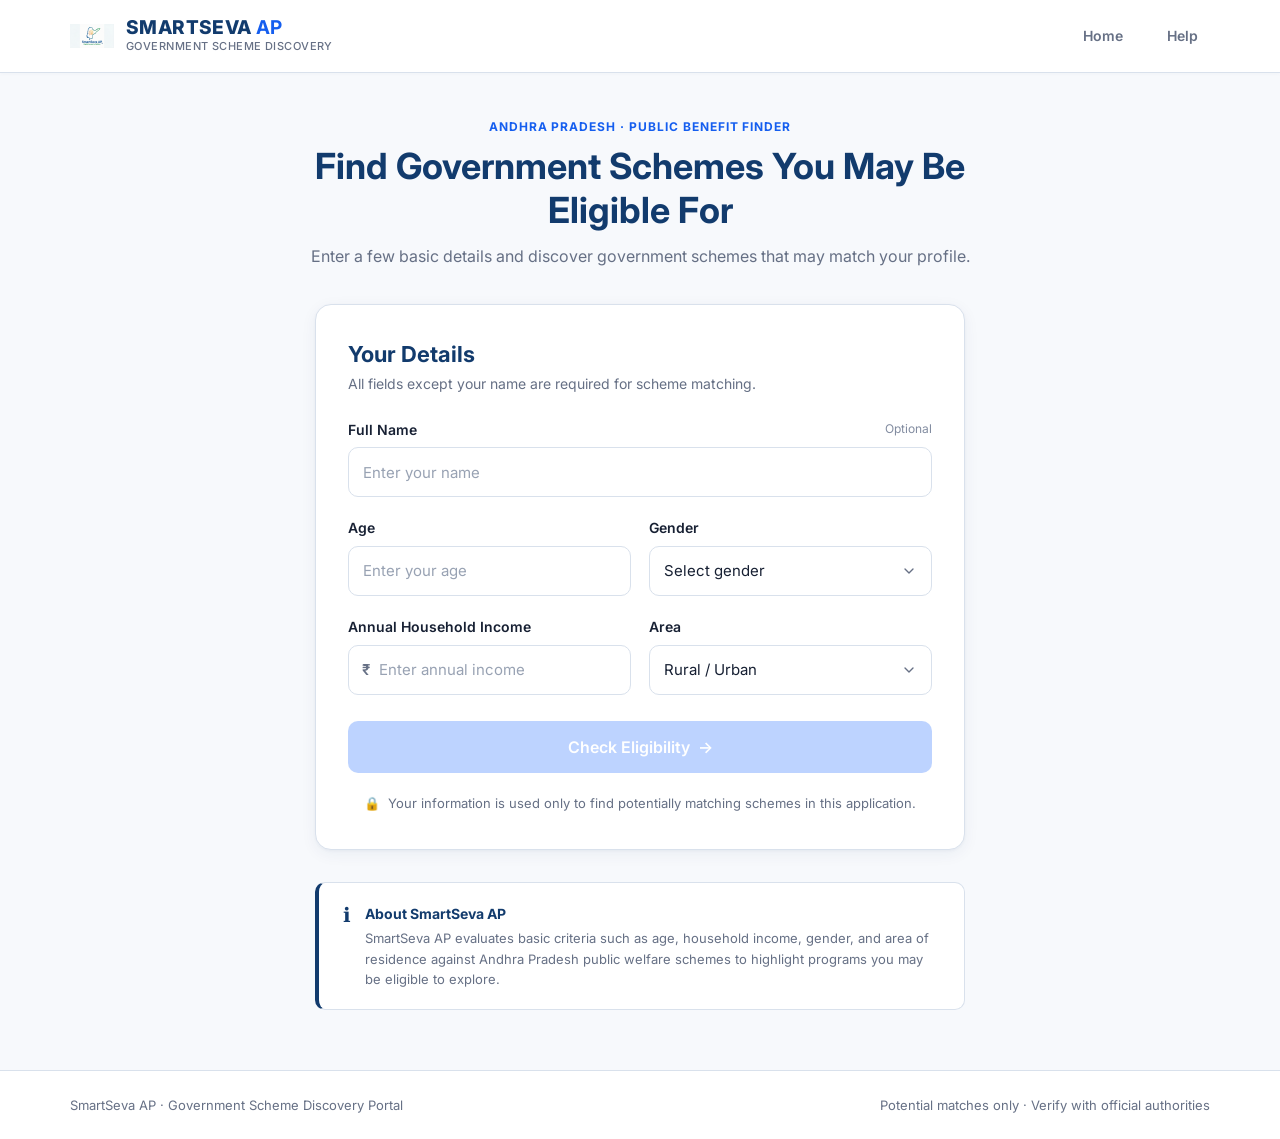
<file: index.html>
<!DOCTYPE html>
<html lang="en">
<head>
  <meta charset="UTF-8" />
  <meta name="viewport" content="width=device-width, initial-scale=1" />
  <meta name="theme-color" content="#123B6D" />
  <meta name="description" content="Find Andhra Pradesh government welfare and empowerment schemes you may be eligible for using SmartSeva AP." />
  <title>SmartSeva AP - Government Scheme Eligibility Checker</title>
  
  <!-- Typography -->
  <link rel="preconnect" href="https://fonts.googleapis.com">
  <link rel="preconnect" href="https://fonts.gstatic.com" crossorigin>
  <link href="https://fonts.googleapis.com/css2?family=Inter:wght@400;500;600;700;800&display=swap" rel="stylesheet">
  
  <link rel="stylesheet" href="css/styles.css" />
</head>
<body>
  <!-- Global Header -->
  <header class="site-header">
    <div class="header-inner">
      <a class="brand" href="index.html" aria-label="SmartSeva AP home">
        <img src="logo.png" alt="SmartSeva AP Logo" class="site-logo" />
        <span class="site-title">
          <strong>SMARTSEVA <b>AP</b></strong>
          <span>Government scheme discovery</span>
        </span>
      </a>
      <nav class="header-nav" aria-label="Main Navigation">
        <a href="index.html" aria-current="page">Home</a>
        <a href="#about-service">Help</a>
      </nav>
    </div>
  </header>

  <!-- Page 1: Eligibility Form Stage -->
  <main class="page-container">
    <section class="eligibility-stage">
      <div class="hero-header">
        <span class="page-kicker">ANDHRA PRADESH · PUBLIC BENEFIT FINDER</span>
        <h1>Find Government Schemes You May Be Eligible For</h1>
        <p>Enter a few basic details and discover government schemes that may match your profile.</p>
      </div>

      <div class="form-card">
        <h2 class="form-card-title">Your Details</h2>
        <p class="form-card-subtitle">All fields except your name are required for scheme matching.</p>
        
        <form id="eligibilityForm" novalidate>
          <div class="form-grid">
            <!-- Full Name (Optional) -->
            <div class="form-group form-group-full">
              <label class="form-label" for="name">
                Full Name
                <span class="optional-tag">Optional</span>
              </label>
              <input 
                class="form-input" 
                id="name" 
                name="name" 
                type="text" 
                autocomplete="name" 
                placeholder="Enter your name" 
              />
            </div>

            <!-- Age (Required) -->
            <div class="form-group">
              <label class="form-label" for="age">Age</label>
              <input 
                class="form-input" 
                id="age" 
                name="age" 
                type="number" 
                min="0" 
                max="120" 
                step="1" 
                placeholder="Enter your age" 
                required 
              />
            </div>

            <!-- Gender (Required) -->
            <div class="form-group">
              <label class="form-label" for="gender">Gender</label>
              <select class="form-select" id="gender" name="gender" required>
                <option value="" disabled selected>Select gender</option>
                <option value="female">Female</option>
                <option value="male">Male</option>
                <option value="other">Other</option>
              </select>
            </div>

            <!-- Annual Income (Required) -->
            <div class="form-group">
              <label class="form-label" for="annualIncome">Annual Household Income</label>
              <div class="input-container has-prefix">
                <span class="input-prefix" aria-hidden="true">₹</span>
                <input 
                  class="form-input" 
                  id="annualIncome" 
                  name="annualIncome" 
                  type="number" 
                  min="0" 
                  step="1" 
                  placeholder="Enter annual income" 
                  required 
                />
              </div>
            </div>

            <!-- Area (Required) -->
            <div class="form-group">
              <label class="form-label" for="ruralUrban">Area</label>
              <select class="form-select" id="ruralUrban" name="ruralUrban" required>
                <option value="" disabled selected>Rural / Urban</option>
                <option value="rural">Rural</option>
                <option value="urban">Urban</option>
              </select>
            </div>
          </div>

          <p class="form-status-message" id="formStatus" role="status" aria-live="polite" hidden></p>
          
          <button class="button button-primary form-submit-btn" id="checkEligibility" type="submit" disabled>
            Check Eligibility <span aria-hidden="true">→</span>
          </button>
        </form>

        <div class="trust-badge">
          <span aria-hidden="true">🔒</span>
          <span>Your information is used only to find potentially matching schemes in this application.</span>
        </div>
      </div>
    </section>

    <!-- Help / About Service note -->
    <aside class="notice-box" id="about-service" style="max-width: 650px; margin: 32px auto 0;">
      <span class="notice-icon" aria-hidden="true">ℹ</span>
      <div class="notice-content">
        <strong>About SmartSeva AP</strong>
        <p>SmartSeva AP evaluates basic criteria such as age, household income, gender, and area of residence against Andhra Pradesh public welfare schemes to highlight programs you may be eligible to explore.</p>
      </div>
    </aside>
  </main>

  <footer class="site-footer">
    <div class="footer-inner">
      <span>SmartSeva AP · Government Scheme Discovery Portal</span>
      <span>Potential matches only · Verify with official authorities</span>
    </div>
  </footer>

  <script src="js/data.js"></script>
  <script src="js/logic.js"></script>
  <script src="js/app.js"></script>
</body>
</html>
</file>
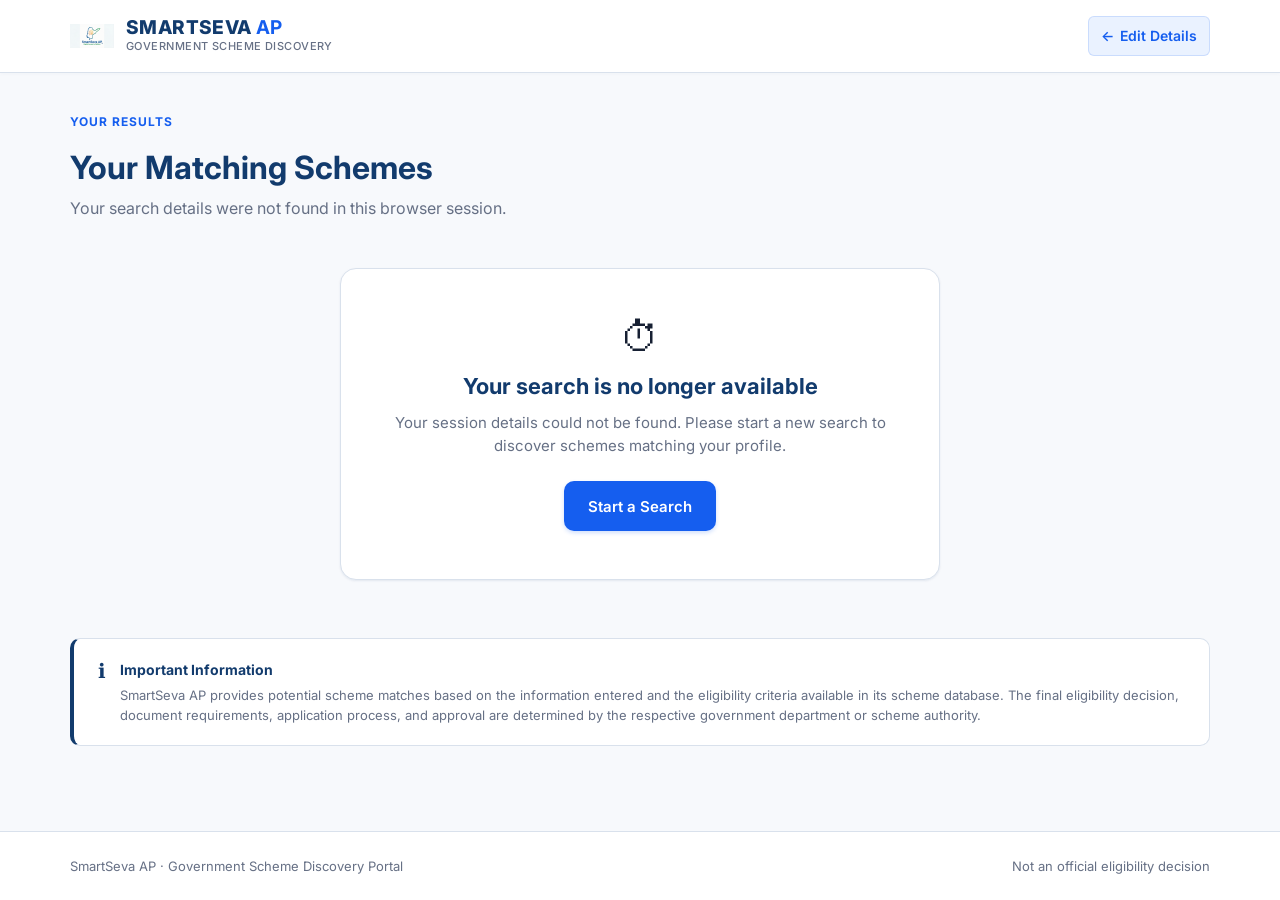
<file: results.html>
<!DOCTYPE html>
<html lang="en">
<head>
  <meta charset="UTF-8" />
  <meta name="viewport" content="width=device-width, initial-scale=1" />
  <meta name="theme-color" content="#123B6D" />
  <meta name="description" content="View schemes you may be eligible for under the Andhra Pradesh government." />
  <title>Your Matching Schemes | SmartSeva AP</title>
  
  <!-- Typography -->
  <link rel="preconnect" href="https://fonts.googleapis.com">
  <link rel="preconnect" href="https://fonts.gstatic.com" crossorigin>
  <link href="https://fonts.googleapis.com/css2?family=Inter:wght@400;500;600;700;800&display=swap" rel="stylesheet">
  
  <link rel="stylesheet" href="css/styles.css" />
</head>
<body>
  <!-- Header with Edit Details navigation -->
  <header class="site-header">
    <div class="header-inner">
      <a class="brand" href="index.html" aria-label="SmartSeva AP home">
        <img src="logo.png" alt="SmartSeva AP Logo" class="site-logo" />
        <span class="site-title">
          <strong>SMARTSEVA <b>AP</b></strong>
          <span>Government scheme discovery</span>
        </span>
      </a>
      <a class="header-link action-back" href="index.html">
        <span aria-hidden="true">←</span> Edit Details
      </a>
    </div>
  </header>

  <!-- Page 2: Matching Schemes Stage -->
  <main class="page-container">
    <div class="results-stage">
      
      <!-- Stage Heading Area -->
      <div class="results-heading-area">
        <span class="page-kicker">YOUR RESULTS</span>
        <h1>Your Matching Schemes</h1>
        <p class="results-lead" id="resultsCount" role="status" aria-live="polite">
          Evaluating scheme criteria against your profile...
        </p>
      </div>

      <!-- User Profile Summary Card -->
      <section class="profile-summary-card" id="profileSummary" aria-labelledby="summaryCardTitle" hidden>
        <div class="summary-header">
          <h2 class="summary-title" id="summaryCardTitle">Your Search</h2>
          <a class="edit-link-btn" href="index.html">
            Edit Details <span aria-hidden="true">→</span>
          </a>
        </div>
        <dl class="profile-meta-grid">
          <div class="profile-meta-item">
            <dt>Age</dt>
            <dd id="summaryAge">—</dd>
          </div>
          <div class="profile-meta-item">
            <dt>Gender</dt>
            <dd id="summaryGender">—</dd>
          </div>
          <div class="profile-meta-item">
            <dt>Income</dt>
            <dd id="summaryIncome">—</dd>
          </div>
          <div class="profile-meta-item">
            <dt>Area</dt>
            <dd id="summaryArea">—</dd>
          </div>
        </dl>
      </section>

      <!-- Results Grid & Filter Controls -->
      <section id="matchedResults" hidden aria-label="Matching Schemes Results">
        <div class="filter-bar-container" id="filterBar">
          <div class="filter-left-controls">
            <div class="search-input-wrapper">
              <span class="search-icon" aria-hidden="true">🔍</span>
              <input 
                class="search-input" 
                id="schemeSearch" 
                type="search" 
                placeholder="Search matching schemes..." 
                aria-label="Search matching schemes" 
              />
            </div>
            
            <div class="category-dropdown-wrapper">
              <label for="categoryFilter">Category:</label>
              <select class="category-select" id="categoryFilter">
                <option value="">All categories</option>
              </select>
            </div>
          </div>

          <span class="filter-count-badge" id="filterCount"></span>
        </div>

        <!-- Scheme Cards Grid -->
        <div class="schemes-grid" id="schemeGrid"></div>

        <!-- Empty Filter State -->
        <div class="empty-state-box" id="filterEmpty" hidden>
          <span class="empty-state-icon" aria-hidden="true">🔍</span>
          <h2>No schemes found</h2>
          <p>No schemes matched your search or category filter. Try clearing your filters.</p>
          <button class="text-button" id="clearFilters" type="button">Clear filters</button>
        </div>
      </section>

      <!-- Empty State: No Matches Found -->
      <section class="empty-state-box" id="noMatches" hidden>
        <span class="empty-state-icon" aria-hidden="true">🔎</span>
        <h2>No Matching Schemes</h2>
        <p>
          We couldn't find any potentially matching schemes based on the information provided.
          This does not necessarily mean you are not eligible for any government scheme. Our current catalog may not contain every available scheme.
        </p>
        <a class="button button-primary" href="index.html">Edit Details</a>
      </section>

      <!-- Empty State: Session Expired -->
      <section class="empty-state-box" id="sessionExpired" hidden>
        <span class="empty-state-icon" aria-hidden="true">⏱</span>
        <h2>Your search is no longer available</h2>
        <p>Your session details could not be found. Please start a new search to discover schemes matching your profile.</p>
        <a class="button button-primary" href="index.html">Start a Search</a>
      </section>

      <!-- Important Notice -->
      <aside class="notice-box">
        <span class="notice-icon" aria-hidden="true">ℹ</span>
        <div class="notice-content">
          <strong>Important Information</strong>
          <p>
            SmartSeva AP provides potential scheme matches based on the information entered and the eligibility criteria available in its scheme database. The final eligibility decision, document requirements, application process, and approval are determined by the respective government department or scheme authority.
          </p>
        </div>
      </aside>

    </div>
  </main>

  <footer class="site-footer">
    <div class="footer-inner">
      <span>SmartSeva AP · Government Scheme Discovery Portal</span>
      <span>Not an official eligibility decision</span>
    </div>
  </footer>

  <script src="js/data.js"></script>
  <script src="js/results.js"></script>
</body>
</html>
</file>
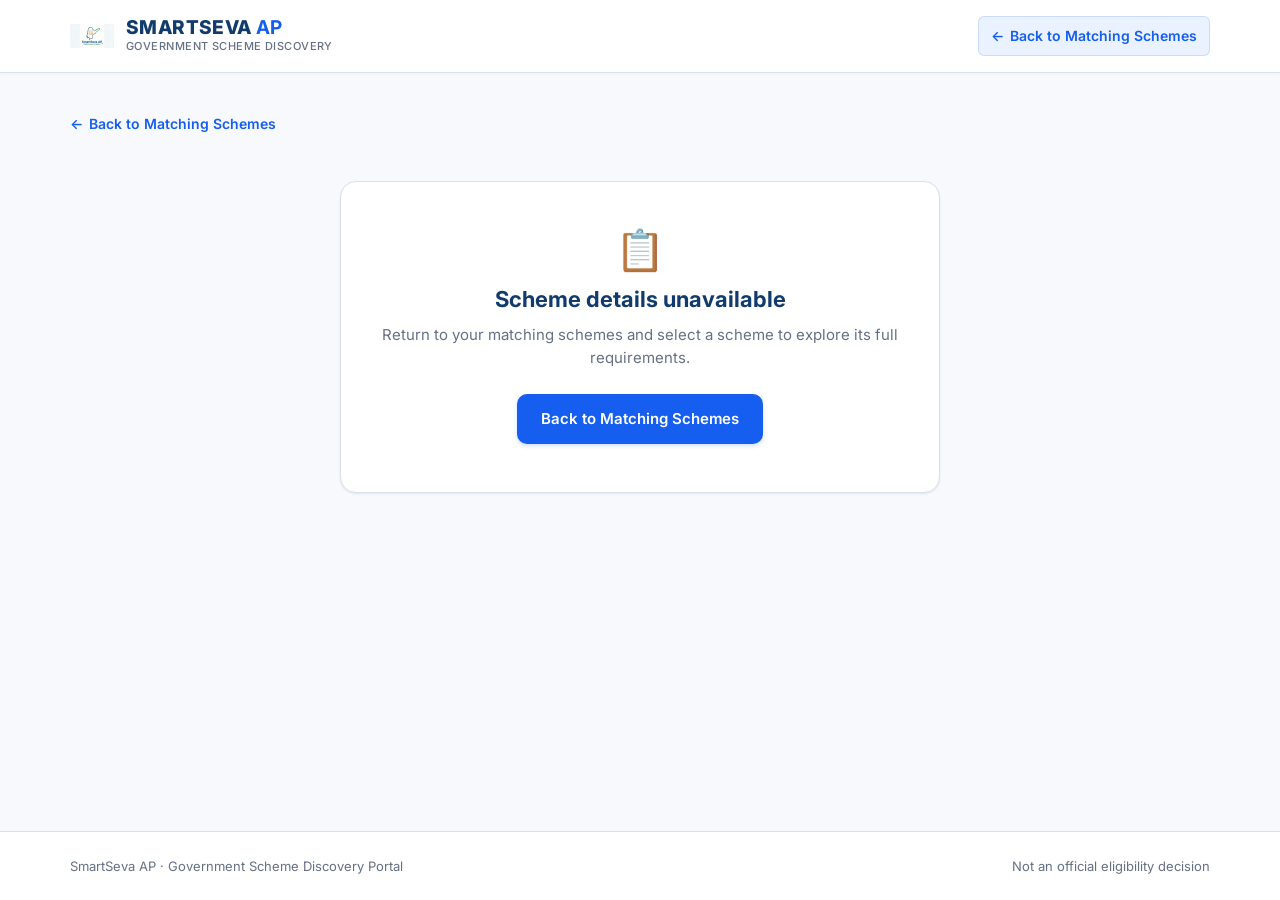
<file: scheme-details.html>
<!DOCTYPE html>
<html lang="en">
<head>
  <meta charset="UTF-8" />
  <meta name="viewport" content="width=device-width, initial-scale=1" />
  <meta name="theme-color" content="#123B6D" />
  <meta name="description" content="Detailed scheme information, eligibility criteria, required documents, and application steps." />
  <title>Scheme Details | SmartSeva AP</title>
  
  <!-- Typography -->
  <link rel="preconnect" href="https://fonts.googleapis.com">
  <link rel="preconnect" href="https://fonts.gstatic.com" crossorigin>
  <link href="https://fonts.googleapis.com/css2?family=Inter:wght@400;500;600;700;800&display=swap" rel="stylesheet">
  
  <link rel="stylesheet" href="css/styles.css" />
</head>
<body>
  <!-- Header with Back to Matching Schemes navigation -->
  <header class="site-header">
    <div class="header-inner">
      <a class="brand" href="index.html" aria-label="SmartSeva AP home">
        <img src="logo.png" alt="SmartSeva AP Logo" class="site-logo" />
        <span class="site-title">
          <strong>SMARTSEVA <b>AP</b></strong>
          <span>Government scheme discovery</span>
        </span>
      </a>
      <a class="header-link action-back" href="results.html">
        <span aria-hidden="true">←</span> Back to Matching Schemes
      </a>
    </div>
  </header>

  <!-- Page 3: Scheme Details Stage -->
  <main class="page-container">
    <div class="details-stage">
      
      <!-- Top Action Navigation -->
      <div class="stage-top-nav">
        <a class="back-link" href="results.html">
          <span aria-hidden="true">←</span> Back to Matching Schemes
        </a>
      </div>

      <!-- Empty State: Scheme Not Found / Invalid Session -->
      <section class="empty-state-box" id="detailsNotFound" hidden>
        <span class="empty-state-icon" aria-hidden="true">📋</span>
        <h2>Scheme details unavailable</h2>
        <p>Return to your matching schemes and select a scheme to explore its full requirements.</p>
        <a class="button button-primary" href="results.html">Back to Matching Schemes</a>
      </section>

      <!-- Scheme Details Container -->
      <div id="schemeDetails" hidden>
        
        <!-- Scheme Details Hero -->
        <section class="details-hero-banner" aria-labelledby="detailName">
          <span class="page-kicker" id="detailCategory">CATEGORY</span>
          <h1 id="detailName">Scheme Name</h1>
          <p class="details-hero-summary" id="detailShortDescription">Short overview of the scheme and its primary objectives.</p>
          <span class="match-badge">
            <span aria-hidden="true">✓</span> Potential Match
          </span>
        </section>

        <!-- Two-Column Layout -->
        <div class="details-content-grid" style="margin-top: 26px;">
          
          <!-- Left Column: Main Information -->
          <div class="details-main-column">
            
            <!-- About This Scheme & Benefits -->
            <section class="info-card" aria-labelledby="aboutSchemeTitle">
              <h2 class="info-card-title" id="aboutSchemeTitle">About This Scheme</h2>
              <p class="info-card-text" id="detailDescription"></p>

              <h3 class="sub-section-title">Key Benefits</h3>
              <ul class="icon-check-list" id="benefitsList"></ul>
            </section>

            <!-- Eligibility Criteria -->
            <section class="info-card" aria-labelledby="eligibilityCriteriaTitle">
              <h2 class="info-card-title" id="eligibilityCriteriaTitle">Eligibility Criteria</h2>
              <dl class="criteria-grid" id="eligibilityList"></dl>
              <p class="criteria-disclaimer">
                These criteria reflect the conditions defined in our catalog. Official guidelines may contain additional verification parameters.
              </p>
            </section>

            <!-- Documents Required (HIGH PRIORITY) -->
            <section class="documents-card" aria-labelledby="documentsTitle">
              <p class="panel-tag">BEFORE YOU APPLY</p>
              <h2 class="info-card-title" id="documentsTitle">📄 Documents Required</h2>
              <p class="documents-lead">Keep these documents ready and verify them before submitting your application.</p>
              
              <!-- Document Progress Indicator -->
              <div class="doc-progress-container" id="docProgressContainer" hidden>
                <div class="doc-progress-header">
                  <span class="doc-progress-label" id="docProgressText">0 of 0 documents checked</span>
                  <span class="doc-progress-percentage" id="docProgressPercent">0%</span>
                </div>
                <div class="doc-progress-track">
                  <div class="doc-progress-fill" id="docProgressFill" style="width: 0%;"></div>
                </div>
                <span class="doc-progress-note">Preliminary check progress. Not an official government verification.</span>
              </div>

              <!-- Document Cards List -->
              <div class="doc-cards-list" id="documentsList" hidden></div>
              <p class="info-card-text" id="documentsMessage" style="color: var(--text-secondary); font-style: italic;"></p>
            </section>

            <!-- How to Apply -->
            <section class="info-card" aria-labelledby="howToApplyTitle">
              <h2 class="info-card-title" id="howToApplyTitle">How to Apply</h2>
              <ol class="numbered-steps-list" id="applicationSteps" hidden></ol>
              <p class="info-card-text" id="applicationMessage" style="color: var(--text-secondary);"></p>
            </section>

          </div>

          <!-- Right Column: Sidebar Quick Information & Actions -->
          <aside class="details-sidebar-column">
            
            <!-- Quick Information Card -->
            <section class="quick-info-card" aria-labelledby="quickInfoTitle">
              <h2 class="info-card-title" id="quickInfoTitle">Quick Information</h2>
              <dl class="quick-info-list">
                <div class="quick-info-row">
                  <dt>Category</dt>
                  <dd id="quickCategory">—</dd>
                </div>
                <div class="quick-info-row">
                  <dt>Listed Benefit</dt>
                  <dd id="quickBenefit">—</dd>
                </div>
                <div class="quick-info-row">
                  <dt>State</dt>
                  <dd id="quickState">Andhra Pradesh</dd>
                </div>
                <div class="quick-info-row">
                  <dt>Application Mode</dt>
                  <dd id="quickMode">Online / Sachivalayam</dd>
                </div>
              </dl>
            </section>

            <!-- Ready to Apply CTA Card -->
            <section class="apply-action-card" aria-labelledby="readyToApplyTitle">
              <span class="page-kicker" style="font-size: 11px;">NEXT STEP</span>
              <h3 id="readyToApplyTitle">Ready to Apply?</h3>
              <p>Continue through the official government portal to initiate or verify your application.</p>
              <a 
                class="button button-primary" 
                id="officialLink" 
                href="#" 
                target="_blank" 
                rel="noopener noreferrer"
              >
                Visit Official Website <span aria-hidden="true">↗</span>
              </a>
            </section>

          </aside>

        </div>

        <!-- Important Information Notice -->
        <aside class="notice-box" style="margin-top: 28px;">
          <span class="notice-icon" aria-hidden="true">ℹ</span>
          <div class="notice-content">
            <strong>Important Information</strong>
            <p>
              SmartSeva AP provides potential scheme matches based on the information entered and the eligibility criteria available in its scheme database. The final eligibility decision, document requirements, application process, and approval are determined by the respective government department or scheme authority. Please verify the latest information on the official government portal before applying.
            </p>
          </div>
        </aside>

      </div>

    </div>
  </main>

  <!-- ==========================================================================
       MODAL 1: UPLOAD & PREVIEW DOCUMENT MODAL
       ========================================================================== -->
  <div class="doc-modal-overlay" id="docUploadModal" hidden role="dialog" aria-modal="true" aria-labelledby="uploadModalTitle">
    <div class="doc-modal">
      <div class="doc-modal-header">
        <h2 class="doc-modal-title" id="uploadModalTitle">Check Document</h2>
        <button class="doc-modal-close" id="closeUploadModal" aria-label="Close dialog">&times;</button>
      </div>

      <div class="doc-modal-body">
        <p style="font-size: 14px; color: var(--text-secondary);" id="uploadModalSubtitle">
          Upload a clear image of your document.
        </p>

        <!-- Dropzone View (Visible before image selection) -->
        <div id="dropzoneView">
          <div class="upload-dropzone" id="dropzoneArea">
            <span class="upload-icon" aria-hidden="true">📄</span>
            <span class="upload-title">Upload Image</span>
            <span class="upload-subtitle">Drag &amp; Drop or Browse</span>
            <span class="upload-limits">JPG / JPEG / PNG &bull; Maximum 5 MB</span>
            <input 
              type="file" 
              id="fileInput" 
              accept="image/jpeg,image/png,image/jpg" 
              capture="environment" 
              style="display: none;" 
            />
          </div>
        </div>

        <!-- Preview View (Visible after image selection) -->
        <div id="previewView" hidden>
          <div class="doc-preview-wrapper">
            <img id="previewImage" class="doc-preview-img" alt="Document Preview" />
          </div>
          <div class="preview-actions" style="margin-top: 12px;">
            <button class="button button-secondary" id="changeImageBtn" type="button" style="height: 42px; font-size: 13px;">
              Change Image
            </button>
          </div>
        </div>

        <div class="upload-privacy-msg">
          Upload only the document required for this check. AI analysis provides a preliminary assessment.
        </div>

        <p class="form-status-message" id="uploadStatusMessage" hidden style="margin-top: 4px;"></p>
      </div>

      <div class="doc-modal-footer">
        <button class="button button-secondary" id="cancelUploadBtn" type="button" style="height: 44px;">
          Cancel
        </button>
        <button class="button button-primary" id="analyzeDocBtn" type="button" disabled style="height: 44px;">
          Analyze Document
        </button>
      </div>
    </div>
  </div>

  <!-- ==========================================================================
       MODAL 2: VIEW ANALYSIS BREAKDOWN MODAL
       ========================================================================== -->
  <div class="doc-modal-overlay" id="docAnalysisModal" hidden role="dialog" aria-modal="true" aria-labelledby="analysisModalTitle">
    <div class="doc-modal">
      <div class="doc-modal-header">
        <h2 class="doc-modal-title" id="analysisModalTitle">Preliminary Document Analysis</h2>
        <button class="doc-modal-close" id="closeAnalysisModal" aria-label="Close dialog">&times;</button>
      </div>

      <div class="doc-modal-body" id="analysisModalContent">
        <!-- Injected dynamically by scheme-details.js -->
      </div>

      <div class="doc-modal-footer">
        <button class="button button-secondary" id="closeAnalysisBtn" type="button" style="height: 44px;">
          Close
        </button>
        <button class="button button-primary" id="recheckDocBtn" type="button" style="height: 44px;">
          Upload Again
        </button>
      </div>
    </div>
  </div>

  <footer class="site-footer">
    <div class="footer-inner">
      <span>SmartSeva AP · Government Scheme Discovery Portal</span>
      <span>Not an official eligibility decision</span>
    </div>
  </footer>

  <script src="js/data.js"></script>
  <script src="js/scheme-details.js"></script>
</body>
</html>
</file>
<file: css/styles.css>
/* ==========================================================================
   SMARTSEVA AP - GOVERNMENT SCHEME ELIGIBILITY CHECKER
   Design System & Professional Stylesheet
   ========================================================================== */

/* ---------- CSS Reset & Base Tokens ---------- */
:root {
  /* Color Palette */
  --primary-blue: #155EEF;
  --primary-blue-hover: #0E4BC4;
  --primary-blue-active: #0B3CA0;
  --primary-blue-light: #EAF2FF;
  --dark-blue: #123B6D;
  --dark-blue-deep: #0D284C;
  --bg-page: #F7F9FC;
  --surface-white: #FFFFFF;
  --surface-card: #FFFFFF;
  --text-main: #172033;
  --text-secondary: #667085;
  --text-muted: #828CA0;
  --border-color: #D9E1EC;
  --border-subtle: #E8EEF5;
  --success: #16803C;
  --success-bg: #EAF7EF;
  --success-border: #B7E4C7;
  --warning: #B54708;
  --warning-bg: #FEF6EE;
  --warning-border: #FECDCA;

  /* Typography */
  --font-family: 'Inter', -apple-system, BlinkMacSystemFont, "Segoe UI", Roboto, Helvetica, Arial, sans-serif;
  
  /* Layout Dimensions */
  --max-width-content: 1140px;
  --header-height: 72px;
  --input-height: 50px;
  --radius-sm: 6px;
  --radius-md: 10px;
  --radius-lg: 16px;
  --radius-full: 9999px;

  /* Shadows */
  --shadow-subtle: 0 1px 3px rgba(18, 59, 109, 0.05), 0 1px 2px rgba(18, 59, 109, 0.04);
  --shadow-card: 0 4px 16px rgba(18, 59, 109, 0.06), 0 1px 3px rgba(18, 59, 109, 0.04);
  --shadow-card-hover: 0 10px 24px rgba(18, 59, 109, 0.1), 0 2px 6px rgba(18, 59, 109, 0.04);
}

*, *::before, *::after {
  box-sizing: border-box;
  margin: 0;
  padding: 0;
}

html {
  font-size: 16px;
  scroll-behavior: smooth;
  -webkit-text-size-adjust: 100%;
}

body {
  font-family: var(--font-family);
  background-color: var(--bg-page);
  color: var(--text-main);
  line-height: 1.55;
  min-height: 100vh;
  display: flex;
  flex-direction: column;
  overflow-x: hidden;
}

/* Headings */
h1, h2, h3, h4, h5, h6 {
  color: var(--text-main);
  font-weight: 700;
  line-height: 1.25;
}

p {
  color: var(--text-secondary);
}

a {
  color: var(--primary-blue);
  text-decoration: none;
  transition: color 0.15s ease, opacity 0.15s ease;
}

a:hover {
  color: var(--primary-blue-hover);
}

button {
  font-family: inherit;
  cursor: pointer;
  border: none;
  background: none;
}

input, select, textarea {
  font-family: inherit;
  font-size: 15px;
  color: var(--text-main);
}

[hidden] {
  display: none !important;
}

/* Accessibility utility */
.sr-only {
  position: absolute;
  width: 1px;
  height: 1px;
  padding: 0;
  margin: -1px;
  overflow: hidden;
  clip: rect(0, 0, 0, 0);
  border: 0;
}

/* ==========================================================================
   GLOBAL HEADER & BRAND
   ========================================================================== */
.site-header {
  background: var(--surface-white);
  border-bottom: 1px solid var(--border-color);
  position: sticky;
  top: 0;
  z-index: 100;
  box-shadow: 0 1px 4px rgba(18, 59, 109, 0.03);
}

.header-inner {
  width: min(100% - 32px, var(--max-width-content));
  min-height: var(--header-height);
  margin: 0 auto;
  display: flex;
  align-items: center;
  justify-content: space-between;
  gap: 16px;
}

.brand {
  display: inline-flex;
  align-items: center;
  gap: 12px;
  text-decoration: none;
  color: var(--dark-blue);
}

.site-logo {
  width: 44px;
  height: 44px;
  object-fit: contain;
  border-radius: var(--radius-sm);
  background: var(--surface-white);
}

.site-title {
  display: flex;
  flex-direction: column;
}

.site-title strong {
  font-size: 19px;
  font-weight: 800;
  letter-spacing: 0.02em;
  color: var(--dark-blue);
  line-height: 1.15;
}

.site-title strong b {
  color: var(--primary-blue);
}

.site-title span {
  font-size: 11px;
  font-weight: 500;
  color: var(--text-secondary);
  letter-spacing: 0.04em;
  text-transform: uppercase;
}

.header-nav {
  display: flex;
  align-items: center;
  gap: 20px;
}

.header-nav a,
.header-link {
  font-size: 14px;
  font-weight: 600;
  color: var(--text-secondary);
  padding: 8px 12px;
  border-radius: var(--radius-sm);
  transition: all 0.15s ease;
  display: inline-flex;
  align-items: center;
  gap: 6px;
}

.header-nav a:hover,
.header-link:hover {
  color: var(--primary-blue);
  background-color: var(--primary-blue-light);
}

.header-link.action-back {
  color: var(--primary-blue);
  background-color: var(--primary-blue-light);
  border: 1px solid rgba(21, 94, 239, 0.15);
}

.header-link.action-back:hover {
  background-color: #dbe7fc;
  color: var(--primary-blue-hover);
}

/* ==========================================================================
   LAYOUT CONTAINER
   ========================================================================== */
.page-container {
  width: min(100% - 32px, var(--max-width-content));
  margin: 0 auto;
  padding: 40px 0 60px;
  flex: 1;
}

/* Page Kickers & Badges */
.page-kicker {
  display: inline-block;
  font-size: 12px;
  font-weight: 700;
  color: var(--primary-blue);
  letter-spacing: 0.08em;
  text-transform: uppercase;
  margin-bottom: 8px;
}

.match-badge {
  display: inline-flex;
  align-items: center;
  gap: 6px;
  font-size: 12px;
  font-weight: 650;
  color: var(--success);
  background: var(--success-bg);
  padding: 4px 10px;
  border-radius: var(--radius-full);
  border: 1px solid var(--success-border);
}

/* Buttons */
.button {
  display: inline-flex;
  align-items: center;
  justify-content: center;
  gap: 8px;
  padding: 0 24px;
  height: var(--input-height);
  border-radius: var(--radius-md);
  font-size: 15px;
  font-weight: 600;
  text-decoration: none;
  transition: all 0.18s ease;
  white-space: nowrap;
}

.button-primary {
  background-color: var(--primary-blue);
  color: #FFFFFF !important;
  box-shadow: 0 2px 4px rgba(21, 94, 239, 0.2);
}

.button-primary:hover:not(:disabled) {
  background-color: var(--primary-blue-hover);
  box-shadow: 0 4px 8px rgba(21, 94, 239, 0.25);
  transform: translateY(-1px);
}

.button-primary:active:not(:disabled) {
  background-color: var(--primary-blue-active);
  transform: translateY(0);
}

.button-primary:disabled {
  background-color: #B2CCFF;
  cursor: not-allowed;
  opacity: 0.85;
  box-shadow: none;
}

.button-secondary {
  background-color: var(--surface-white);
  color: var(--text-main);
  border: 1px solid var(--border-color);
}

.button-secondary:hover {
  background-color: var(--bg-page);
  border-color: #c4d0df;
}

.text-button {
  color: var(--primary-blue);
  font-weight: 600;
  font-size: 14px;
  padding: 6px 0;
  border-bottom: 1px dashed var(--primary-blue);
  display: inline-block;
  cursor: pointer;
}

.text-button:hover {
  color: var(--primary-blue-hover);
  border-bottom-style: solid;
}

/* Spinner */
.button-spinner {
  display: inline-block;
  width: 16px;
  height: 16px;
  border: 2px solid rgba(255, 255, 255, 0.35);
  border-radius: 50%;
  border-top-color: #FFFFFF;
  animation: spin 0.6s linear infinite;
}

@keyframes spin {
  to { transform: rotate(360deg); }
}

/* ==========================================================================
   PAGE 1: ELIGIBILITY FORM HERO & CARD
   ========================================================================== */
.eligibility-stage {
  display: flex;
  flex-direction: column;
  align-items: center;
}

.hero-header {
  text-align: center;
  max-width: 680px;
  margin: 0 auto 36px;
}

.hero-header h1 {
  font-size: 36px;
  color: var(--dark-blue);
  margin-bottom: 12px;
  line-height: 1.22;
}

.hero-header p {
  font-size: 16px;
  color: var(--text-secondary);
  line-height: 1.5;
}

/* Form Card */
.form-card {
  width: 100%;
  max-width: 650px;
  background: var(--surface-card);
  border-radius: var(--radius-lg);
  border: 1px solid var(--border-color);
  padding: 36px 32px;
  box-shadow: var(--shadow-card);
}

.form-card-title {
  font-size: 22px;
  font-weight: 700;
  color: var(--dark-blue);
  margin-bottom: 4px;
}

.form-card-subtitle {
  font-size: 14px;
  color: var(--text-secondary);
  margin-bottom: 24px;
}

.form-grid {
  display: grid;
  grid-template-columns: 1fr 1fr;
  gap: 20px 18px;
}

.form-group {
  display: flex;
  flex-direction: column;
  gap: 7px;
}

.form-group-full {
  grid-column: 1 / -1;
}

.form-label {
  font-size: 14px;
  font-weight: 600;
  color: var(--text-main);
  display: flex;
  align-items: center;
  justify-content: space-between;
}

.form-label .optional-tag {
  font-size: 12px;
  font-weight: 400;
  color: var(--text-muted);
}

.input-container {
  position: relative;
  display: flex;
  align-items: center;
  width: 100%;
}

.input-prefix {
  position: absolute;
  left: 14px;
  color: var(--text-secondary);
  font-weight: 600;
  font-size: 15px;
  pointer-events: none;
}

.form-input,
.form-select {
  width: 100%;
  height: var(--input-height);
  padding: 0 14px;
  background-color: #FFFFFF;
  border: 1px solid var(--border-color);
  border-radius: var(--radius-md);
  font-size: 15px;
  color: var(--text-main);
  transition: border-color 0.15s ease, box-shadow 0.15s ease;
  appearance: none;
}

.has-prefix .form-input {
  padding-left: 30px;
}

.form-select {
  background-image: url("data:image/svg+xml;charset=UTF-8,%3csvg xmlns='http://www.w3.org/2000/svg' viewBox='0 0 24 24' fill='none' stroke='%23667085' stroke-width='2' stroke-linecap='round' stroke-linejoin='round'%3e%3cpolyline points='6 9 12 15 18 9'%3e%3c/polyline%3e%3c/svg%3e");
  background-repeat: no-repeat;
  background-position: right 14px center;
  background-size: 16px;
  padding-right: 40px;
}

.form-input:focus,
.form-select:focus {
  outline: none;
  border-color: var(--primary-blue);
  box-shadow: 0 0 0 3px rgba(21, 94, 239, 0.14);
}

.form-input::placeholder {
  color: #98A2B3;
}

.form-submit-btn {
  width: 100%;
  margin-top: 26px;
  height: 52px;
  font-size: 16px;
  border-radius: var(--radius-md);
}

.form-status-message {
  font-size: 14px;
  margin-top: 14px;
  color: var(--primary-blue);
  font-weight: 500;
  text-align: center;
}

.trust-badge {
  display: flex;
  align-items: center;
  justify-content: center;
  gap: 8px;
  margin-top: 20px;
  font-size: 13px;
  color: var(--text-secondary);
  text-align: center;
}

/* ==========================================================================
   PAGE 2: MATCHING SCHEMES
   ========================================================================== */
.results-stage {
  display: flex;
  flex-direction: column;
  gap: 28px;
}

.stage-top-nav {
  display: flex;
  align-items: center;
  justify-content: space-between;
}

.back-link {
  display: inline-flex;
  align-items: center;
  gap: 6px;
  font-size: 14px;
  font-weight: 600;
  color: var(--primary-blue);
}

.back-link:hover {
  text-decoration: underline;
}

.results-heading-area {
  display: flex;
  flex-direction: column;
  gap: 8px;
}

.results-heading-area h1 {
  font-size: 32px;
  color: var(--dark-blue);
}

.results-lead {
  font-size: 16px;
  color: var(--text-secondary);
}

/* Profile Summary Card */
.profile-summary-card {
  background: var(--surface-white);
  border: 1px solid var(--border-color);
  border-radius: var(--radius-md);
  padding: 20px 24px;
  box-shadow: var(--shadow-subtle);
}

.summary-header {
  display: flex;
  align-items: center;
  justify-content: space-between;
  margin-bottom: 16px;
  padding-bottom: 12px;
  border-bottom: 1px solid var(--border-subtle);
}

.summary-title {
  font-size: 16px;
  font-weight: 700;
  color: var(--dark-blue);
}

.edit-link-btn {
  font-size: 13px;
  font-weight: 600;
  color: var(--primary-blue);
  display: inline-flex;
  align-items: center;
  gap: 4px;
}

.edit-link-btn:hover {
  text-decoration: underline;
}

.profile-meta-grid {
  display: grid;
  grid-template-columns: repeat(4, 1fr);
  gap: 16px;
}

.profile-meta-item dt {
  font-size: 12px;
  font-weight: 600;
  color: var(--text-muted);
  text-transform: uppercase;
  letter-spacing: 0.04em;
  margin-bottom: 4px;
}

.profile-meta-item dd {
  font-size: 15px;
  font-weight: 650;
  color: var(--text-main);
}

/* Filter Bar */
.filter-bar-container {
  display: flex;
  align-items: center;
  justify-content: space-between;
  gap: 16px;
  flex-wrap: wrap;
  padding: 14px 18px;
  background: var(--surface-white);
  border: 1px solid var(--border-color);
  border-radius: var(--radius-md);
}

.filter-left-controls {
  display: flex;
  align-items: center;
  gap: 12px;
  flex: 1;
  min-width: 260px;
}

.search-input-wrapper {
  position: relative;
  display: flex;
  align-items: center;
  flex: 1;
  max-width: 380px;
}

.search-input-wrapper .search-icon {
  position: absolute;
  left: 12px;
  color: var(--text-muted);
  font-size: 14px;
  pointer-events: none;
}

.search-input {
  width: 100%;
  height: 42px;
  padding: 0 14px 0 36px;
  background: var(--bg-page);
  border: 1px solid var(--border-color);
  border-radius: var(--radius-sm);
  font-size: 14px;
  transition: all 0.15s ease;
}

.search-input:focus {
  outline: none;
  border-color: var(--primary-blue);
  background: #FFFFFF;
  box-shadow: 0 0 0 2px rgba(21, 94, 239, 0.12);
}

.category-dropdown-wrapper {
  display: flex;
  align-items: center;
  gap: 8px;
  font-size: 13px;
  font-weight: 600;
  color: var(--text-secondary);
}

.category-select {
  height: 42px;
  padding: 0 32px 0 12px;
  border: 1px solid var(--border-color);
  border-radius: var(--radius-sm);
  background: var(--bg-page);
  font-size: 14px;
  color: var(--text-main);
  background-image: url("data:image/svg+xml;charset=UTF-8,%3csvg xmlns='http://www.w3.org/2000/svg' viewBox='0 0 24 24' fill='none' stroke='%23667085' stroke-width='2' stroke-linecap='round' stroke-linejoin='round'%3e%3cpolyline points='6 9 12 15 18 9'%3e%3c/polyline%3e%3c/svg%3e");
  background-repeat: no-repeat;
  background-position: right 10px center;
  background-size: 14px;
  appearance: none;
  cursor: pointer;
}

.category-select:focus {
  outline: none;
  border-color: var(--primary-blue);
  background-color: #FFFFFF;
}

.filter-count-badge {
  font-size: 13px;
  color: var(--text-secondary);
  font-weight: 500;
}

/* Scheme Cards Grid */
.schemes-grid {
  display: grid;
  grid-template-columns: repeat(auto-fit, minmax(320px, 1fr));
  gap: 22px;
}

/* Single Scheme Card */
.scheme-card {
  background: var(--surface-card);
  border: 1px solid var(--border-color);
  border-radius: var(--radius-md);
  padding: 24px;
  display: flex;
  flex-direction: column;
  text-decoration: none;
  color: inherit;
  transition: transform 0.18s ease, box-shadow 0.18s ease, border-color 0.18s ease;
  cursor: pointer;
  position: relative;
}

.scheme-card:hover {
  transform: translateY(-3px);
  box-shadow: var(--shadow-card-hover);
  border-color: #B5CEFB;
}

.scheme-card:focus-visible {
  outline: none;
  border-color: var(--primary-blue);
  box-shadow: 0 0 0 3px rgba(21, 94, 239, 0.2);
}

.scheme-category {
  font-size: 11px;
  font-weight: 750;
  letter-spacing: 0.06em;
  color: var(--primary-blue);
  margin-bottom: 8px;
  display: block;
}

.scheme-card-title {
  font-size: 19px;
  font-weight: 700;
  color: var(--dark-blue);
  line-height: 1.3;
  margin-bottom: 10px;
}

.scheme-card-description {
  font-size: 14px;
  color: var(--text-secondary);
  line-height: 1.5;
  margin-bottom: 20px;
  flex: 1;
}

.scheme-card-benefit {
  border-top: 1px solid var(--border-subtle);
  padding-top: 14px;
  margin-bottom: 18px;
  display: flex;
  flex-direction: column;
  gap: 2px;
}

.scheme-card-benefit .benefit-label {
  font-size: 11px;
  font-weight: 700;
  letter-spacing: 0.05em;
  color: var(--text-muted);
}

.scheme-card-benefit .benefit-amount {
  font-size: 16px;
  font-weight: 700;
  color: var(--dark-blue);
}

.scheme-card-footer {
  display: flex;
  align-items: center;
  justify-content: space-between;
  gap: 10px;
  padding-top: 14px;
  border-top: 1px solid var(--border-subtle);
}

.card-action {
  font-size: 13px;
  font-weight: 650;
  color: var(--primary-blue);
  display: inline-flex;
  align-items: center;
  gap: 4px;
  transition: transform 0.15s ease;
}

.scheme-card:hover .card-action {
  transform: translateX(3px);
  color: var(--primary-blue-hover);
}

/* Empty States */
.empty-state-box {
  background: var(--surface-white);
  border: 1px solid var(--border-color);
  border-radius: var(--radius-lg);
  padding: 48px 24px;
  text-align: center;
  max-width: 600px;
  margin: 20px auto;
  box-shadow: var(--shadow-subtle);
}

.empty-state-icon {
  font-size: 40px;
  line-height: 1;
  margin-bottom: 16px;
  display: inline-block;
}

.empty-state-box h2 {
  font-size: 22px;
  color: var(--dark-blue);
  margin-bottom: 10px;
}

.empty-state-box p {
  font-size: 15px;
  color: var(--text-secondary);
  line-height: 1.55;
  margin-bottom: 24px;
}

/* ==========================================================================
   PAGE 3: SCHEME DETAILS
   ========================================================================== */
.details-stage {
  display: flex;
  flex-direction: column;
  gap: 26px;
}

/* Hero Section */
.details-hero-banner {
  background: var(--surface-white);
  border: 1px solid var(--border-color);
  border-radius: var(--radius-lg);
  padding: 32px;
  box-shadow: var(--shadow-card);
  position: relative;
}

.details-hero-banner h1 {
  font-size: 34px;
  color: var(--dark-blue);
  margin: 6px 0 10px;
  line-height: 1.25;
}

.details-hero-summary {
  font-size: 16px;
  color: var(--text-secondary);
  line-height: 1.55;
  max-width: 820px;
  margin-bottom: 18px;
}

/* Details 2-Column Grid */
.details-content-grid {
  display: grid;
  grid-template-columns: minmax(0, 1.9fr) minmax(300px, 1fr);
  gap: 26px;
  align-items: start;
}

.details-main-column {
  display: flex;
  flex-direction: column;
  gap: 24px;
}

.details-sidebar-column {
  display: flex;
  flex-direction: column;
  gap: 24px;
}

/* Section Cards / Panels */
.info-card {
  background: var(--surface-white);
  border: 1px solid var(--border-color);
  border-radius: var(--radius-md);
  padding: 28px;
  box-shadow: var(--shadow-subtle);
}

.info-card-title {
  font-size: 20px;
  font-weight: 700;
  color: var(--dark-blue);
  margin-bottom: 14px;
  display: flex;
  align-items: center;
  gap: 8px;
}

.info-card-text {
  font-size: 15px;
  color: var(--text-main);
  line-height: 1.65;
}

.sub-section-title {
  font-size: 16px;
  font-weight: 700;
  color: var(--dark-blue);
  margin: 22px 0 12px;
  padding-top: 18px;
  border-top: 1px solid var(--border-subtle);
}

/* Check Lists */
.icon-check-list {
  list-style: none;
  display: flex;
  flex-direction: column;
  gap: 12px;
}

.icon-check-list li {
  position: relative;
  padding-left: 28px;
  font-size: 15px;
  color: var(--text-main);
  line-height: 1.5;
}

.icon-check-list li::before {
  content: "✓";
  position: absolute;
  left: 0;
  top: 0;
  width: 20px;
  height: 20px;
  color: var(--success);
  font-weight: 800;
  font-size: 14px;
  display: flex;
  align-items: center;
}

/* Eligibility Definition Grid */
.criteria-grid {
  display: grid;
  grid-template-columns: 1fr 1fr;
  gap: 14px;
  margin-top: 12px;
}

.eligibility-item {
  background: var(--bg-page);
  border: 1px solid var(--border-color);
  border-radius: var(--radius-sm);
  padding: 14px 16px;
  display: flex;
  flex-direction: column;
  gap: 4px;
}

.eligibility-item .item-label {
  font-size: 12px;
  font-weight: 700;
  color: var(--text-muted);
  text-transform: uppercase;
  letter-spacing: 0.04em;
}

.eligibility-item .item-value {
  font-size: 15px;
  font-weight: 650;
  color: var(--dark-blue);
}

.criteria-disclaimer {
  font-size: 13px;
  color: var(--text-muted);
  margin-top: 14px;
}

/* Documents Required Panel - HIGH PRIORITY */
.documents-card {
  background: #F8FBFF;
  border: 1px solid #C8DCFC;
  border-left: 5px solid var(--primary-blue);
  border-radius: var(--radius-md);
  padding: 28px;
}

.documents-card .panel-tag {
  font-size: 11px;
  font-weight: 800;
  color: var(--primary-blue);
  letter-spacing: 0.06em;
  text-transform: uppercase;
  margin-bottom: 4px;
}

.documents-card .info-card-title {
  color: var(--dark-blue);
  margin-bottom: 6px;
}

.documents-lead {
  font-size: 14px;
  color: var(--text-secondary);
  margin-bottom: 18px;
}

/* How to Apply Steps */
.numbered-steps-list {
  list-style: none;
  counter-reset: step-counter;
  display: flex;
  flex-direction: column;
  gap: 16px;
  margin-top: 14px;
}

.numbered-steps-list li {
  counter-increment: step-counter;
  display: grid;
  grid-template-columns: 36px 1fr;
  align-items: start;
  gap: 12px;
  font-size: 15px;
  color: var(--text-main);
  line-height: 1.5;
}

.numbered-steps-list li::before {
  content: counter(step-counter, decimal-leading-zero);
  display: inline-flex;
  align-items: center;
  justify-content: center;
  width: 32px;
  height: 32px;
  background: var(--primary-blue-light);
  color: var(--primary-blue);
  font-weight: 750;
  font-size: 13px;
  border-radius: var(--radius-sm);
  border: 1px solid rgba(21, 94, 239, 0.15);
}

/* Sidebar Quick Information */
.quick-info-card {
  background: var(--surface-white);
  border: 1px solid var(--border-color);
  border-radius: var(--radius-md);
  padding: 24px;
}

.quick-info-list {
  display: flex;
  flex-direction: column;
  gap: 14px;
  margin-top: 14px;
}

.quick-info-row {
  display: flex;
  flex-direction: column;
  gap: 3px;
  padding-bottom: 12px;
  border-bottom: 1px solid var(--border-subtle);
}

.quick-info-row:last-child {
  border-bottom: none;
  padding-bottom: 0;
}

.quick-info-row dt {
  font-size: 12px;
  font-weight: 600;
  color: var(--text-muted);
  text-transform: uppercase;
  letter-spacing: 0.04em;
}

.quick-info-row dd {
  font-size: 15px;
  font-weight: 650;
  color: var(--dark-blue);
}

/* Ready to Apply Panel */
.apply-action-card {
  background: linear-gradient(180deg, #F0F5FD 0%, #E6EFFC 100%);
  border: 1px solid #BFD6F8;
  border-radius: var(--radius-md);
  padding: 26px 24px;
  box-shadow: var(--shadow-subtle);
}

.apply-action-card h3 {
  font-size: 20px;
  color: var(--dark-blue);
  margin-bottom: 8px;
}

.apply-action-card p {
  font-size: 14px;
  color: var(--text-secondary);
  line-height: 1.5;
  margin-bottom: 20px;
}

.apply-action-card .button {
  width: 100%;
}

/* Disclaimer Notice Box */
.notice-box {
  background: var(--surface-white);
  border: 1px solid var(--border-color);
  border-left: 4px solid var(--dark-blue);
  border-radius: var(--radius-md);
  padding: 20px 24px;
  display: flex;
  gap: 14px;
  margin-top: 10px;
}

.notice-box .notice-icon {
  font-size: 20px;
  color: var(--dark-blue);
  line-height: 1.2;
}

.notice-content strong {
  display: block;
  font-size: 14px;
  color: var(--dark-blue);
  margin-bottom: 4px;
}

.notice-content p {
  font-size: 13px;
  color: var(--text-secondary);
  line-height: 1.55;
}

/* ==========================================================================
   FOOTER
   ========================================================================== */
.site-footer {
  background: var(--surface-white);
  border-top: 1px solid var(--border-color);
  padding: 24px 0;
  margin-top: auto;
}

.footer-inner {
  width: min(100% - 32px, var(--max-width-content));
  margin: 0 auto;
  display: flex;
  align-items: center;
  justify-content: space-between;
  gap: 16px;
  font-size: 13px;
  color: var(--text-secondary);
}

.footer-inner a {
  color: var(--text-secondary);
}

.footer-inner a:hover {
  color: var(--primary-blue);
}

/* ==========================================================================
   RESPONSIVE DESIGN BREAKPOINTS
   ========================================================================== */

/* Tablet (max-width: 900px) */
@media (max-width: 900px) {
  .details-content-grid {
    grid-template-columns: 1fr;
  }

  .profile-meta-grid {
    grid-template-columns: repeat(2, 1fr);
  }
}

/* Mobile Devices (max-width: 650px) */
@media (max-width: 650px) {
  .page-container {
    padding: 24px 0 40px;
    width: min(100% - 24px, var(--max-width-content));
  }

  .header-inner {
    width: min(100% - 24px, var(--max-width-content));
    min-height: 64px;
  }

  .site-title strong {
    font-size: 17px;
  }

  .site-title span {
    display: none;
  }

  .hero-header h1 {
    font-size: 28px;
  }

  .hero-header p {
    font-size: 14px;
  }

  .form-card {
    padding: 24px 18px;
    border-radius: var(--radius-md);
  }

  .form-grid {
    grid-template-columns: 1fr;
    gap: 16px;
  }

  .results-heading-area h1 {
    font-size: 26px;
  }

  .filter-bar-container {
    flex-direction: column;
    align-items: stretch;
  }

  .filter-left-controls {
    flex-direction: column;
    align-items: stretch;
  }

  .search-input-wrapper {
    max-width: none;
  }

  .category-dropdown-wrapper {
    flex-direction: column;
    align-items: flex-start;
  }

  .category-select {
    width: 100%;
  }

  .schemes-grid {
    grid-template-columns: 1fr;
  }

  .criteria-grid {
    grid-template-columns: 1fr;
  }

  .details-hero-banner {
    padding: 22px 18px;
  }

  .details-hero-banner h1 {
    font-size: 26px;
  }

  .info-card,
  .documents-card,
  .quick-info-card,
  .apply-action-card {
    padding: 20px 18px;
  }

  .footer-inner {
    flex-direction: column;
    text-align: center;
    gap: 8px;
  }

  .doc-card {
    flex-direction: column;
    align-items: stretch;
    gap: 12px;
  }

  .doc-card-actions {
    justify-content: flex-end;
  }

  .analysis-grid {
    grid-template-columns: 1fr;
  }
}

/* ==========================================================================
   AI DOCUMENT CHECK STYLES
   ========================================================================== */
.doc-progress-container {
  background: var(--surface-white);
  border: 1px solid var(--border-color);
  border-radius: var(--radius-sm);
  padding: 14px 16px;
  margin-bottom: 20px;
}

.doc-progress-header {
  display: flex;
  justify-content: space-between;
  align-items: center;
  font-size: 13px;
  font-weight: 650;
  color: var(--dark-blue);
}

.doc-progress-track {
  height: 8px;
  background: #E8EEF5;
  border-radius: var(--radius-full);
  overflow: hidden;
  margin: 8px 0;
}

.doc-progress-fill {
  height: 100%;
  background: var(--primary-blue);
  border-radius: var(--radius-full);
  transition: width 0.3s cubic-bezier(0.4, 0, 0.2, 1);
}

.doc-progress-note {
  font-size: 11px;
  color: var(--text-muted);
  display: block;
}

.doc-cards-list {
  display: flex;
  flex-direction: column;
  gap: 12px;
}

.doc-card {
  background: var(--surface-white);
  border: 1px solid var(--border-color);
  border-left: 4px solid var(--primary-blue);
  border-radius: var(--radius-md);
  padding: 18px 20px;
  display: flex;
  justify-content: space-between;
  align-items: center;
  gap: 16px;
  transition: all 0.15s ease;
}

.doc-card:hover {
  border-color: #B5CEFB;
  box-shadow: var(--shadow-subtle);
}

.doc-card.status-valid {
  border-left: 4px solid var(--success);
  background: #FAFDFB;
}

.doc-card.status-review {
  border-left: 4px solid var(--warning);
  background: #FFFAF5;
}

.doc-card.status-mismatch {
  border-left: 4px solid #D92D20;
  background: #FEF3F2;
}

.doc-card-info {
  display: flex;
  flex-direction: column;
  gap: 4px;
  flex: 1;
  min-width: 0;
}

.doc-card-title {
  font-size: 16px;
  font-weight: 700;
  color: var(--dark-blue);
  display: flex;
  align-items: center;
  gap: 6px;
}

.doc-card-desc {
  font-size: 13px;
  color: var(--text-secondary);
  line-height: 1.4;
}

.doc-status-badge {
  font-size: 12px;
  font-weight: 650;
  display: inline-flex;
  align-items: center;
  gap: 4px;
  margin-top: 4px;
}

.doc-status-badge.badge-valid {
  color: var(--success);
}

.doc-status-badge.badge-review {
  color: var(--warning);
}

.doc-status-badge.badge-mismatch {
  color: #D92D20;
}

.doc-card-actions {
  display: flex;
  align-items: center;
  gap: 8px;
  flex-shrink: 0;
}

.btn-check-doc {
  height: 38px;
  padding: 0 16px;
  font-size: 13px;
  font-weight: 600;
  border-radius: var(--radius-sm);
  background-color: var(--primary-blue);
  color: #FFFFFF !important;
  display: inline-flex;
  align-items: center;
  gap: 6px;
  cursor: pointer;
  transition: all 0.15s ease;
}

.btn-check-doc:hover {
  background-color: var(--primary-blue-hover);
  transform: translateY(-1px);
}

.btn-view-analysis {
  height: 38px;
  padding: 0 14px;
  font-size: 13px;
  font-weight: 600;
  border-radius: var(--radius-sm);
  background-color: var(--primary-blue-light);
  color: var(--primary-blue) !important;
  border: 1px solid rgba(21, 94, 239, 0.2);
  display: inline-flex;
  align-items: center;
  gap: 6px;
  cursor: pointer;
  transition: all 0.15s ease;
}

.btn-view-analysis:hover {
  background-color: #dbe7fc;
  color: var(--primary-blue-hover) !important;
}

.btn-check-again {
  height: 38px;
  padding: 0 14px;
  font-size: 13px;
  font-weight: 600;
  border-radius: var(--radius-sm);
  background-color: #FFFFFF;
  color: #D92D20 !important;
  border: 1px solid #FDA29B;
  display: inline-flex;
  align-items: center;
  gap: 6px;
  cursor: pointer;
  transition: all 0.15s ease;
}

.btn-check-again:hover {
  background-color: #FEF3F2;
}

/* Modals */
.doc-modal-overlay {
  position: fixed;
  inset: 0;
  background: rgba(18, 59, 109, 0.45);
  backdrop-filter: blur(4px);
  display: flex;
  align-items: center;
  justify-content: center;
  z-index: 1000;
  padding: 16px;
  animation: fadeIn 0.15s ease;
}

@keyframes fadeIn {
  from { opacity: 0; }
  to { opacity: 1; }
}

.doc-modal {
  background: var(--surface-white);
  border-radius: var(--radius-lg);
  width: 100%;
  max-width: 580px;
  max-height: 92vh;
  display: flex;
  flex-direction: column;
  box-shadow: 0 20px 40px rgba(18, 59, 109, 0.25);
  overflow: hidden;
  animation: scaleUp 0.18s ease;
}

@keyframes scaleUp {
  from { transform: scale(0.96); opacity: 0; }
  to { transform: scale(1); opacity: 1; }
}

.doc-modal-header {
  padding: 18px 24px;
  border-bottom: 1px solid var(--border-color);
  display: flex;
  align-items: center;
  justify-content: space-between;
}

.doc-modal-title {
  font-size: 18px;
  font-weight: 700;
  color: var(--dark-blue);
}

.doc-modal-close {
  font-size: 24px;
  line-height: 1;
  color: var(--text-muted);
  background: none;
  border: none;
  cursor: pointer;
  padding: 4px;
  border-radius: var(--radius-sm);
  transition: color 0.15s ease;
}

.doc-modal-close:hover {
  color: var(--text-main);
}

.doc-modal-body {
  padding: 24px;
  overflow-y: auto;
  display: flex;
  flex-direction: column;
  gap: 16px;
}

.doc-modal-footer {
  padding: 16px 24px;
  border-top: 1px solid var(--border-color);
  display: flex;
  align-items: center;
  justify-content: flex-end;
  gap: 10px;
  background: #FAFBFD;
}

/* Upload Interface Dropzone */
.upload-dropzone {
  border: 2px dashed #B5CEFB;
  border-radius: var(--radius-md);
  padding: 32px 20px;
  text-align: center;
  background: #F8FBFF;
  cursor: pointer;
  transition: all 0.2s ease;
  display: flex;
  flex-direction: column;
  align-items: center;
  gap: 8px;
}

.upload-dropzone:hover,
.upload-dropzone.dragover {
  border-color: var(--primary-blue);
  background: var(--primary-blue-light);
}

.upload-icon {
  font-size: 38px;
  line-height: 1;
  color: var(--primary-blue);
  margin-bottom: 4px;
}

.upload-title {
  font-size: 15px;
  font-weight: 650;
  color: var(--dark-blue);
}

.upload-subtitle {
  font-size: 13px;
  color: var(--text-secondary);
}

.upload-limits {
  font-size: 12px;
  color: var(--text-muted);
  margin-top: 4px;
}

.upload-privacy-msg {
  font-size: 12px;
  color: var(--text-secondary);
  line-height: 1.45;
  padding: 10px 14px;
  background: #F0F4FA;
  border-radius: var(--radius-sm);
  border-left: 3px solid var(--primary-blue);
}

/* Document Preview */
.doc-preview-wrapper {
  text-align: center;
  border: 1px solid var(--border-color);
  border-radius: var(--radius-md);
  overflow: hidden;
  background: #F4F6F9;
  padding: 12px;
}

.doc-preview-img {
  max-width: 100%;
  max-height: 260px;
  object-fit: contain;
  border-radius: var(--radius-sm);
  display: block;
  margin: 0 auto;
  box-shadow: var(--shadow-subtle);
}

.preview-actions {
  display: flex;
  gap: 10px;
  justify-content: flex-end;
}

/* Analysis Breakdown Views */
.analysis-status-banner {
  padding: 14px 16px;
  border-radius: var(--radius-sm);
  display: flex;
  flex-direction: column;
  gap: 4px;
}

.analysis-status-banner.banner-valid {
  background: var(--success-bg);
  border: 1px solid var(--success-border);
}

.analysis-status-banner.banner-valid .status-head {
  color: var(--success);
  font-size: 16px;
  font-weight: 750;
}

.analysis-status-banner.banner-valid .status-desc {
  color: #14532D;
  font-size: 13px;
}

.analysis-status-banner.banner-review {
  background: var(--warning-bg);
  border: 1px solid var(--warning-border);
}

.analysis-status-banner.banner-review .status-head {
  color: var(--warning);
  font-size: 16px;
  font-weight: 750;
}

.analysis-status-banner.banner-review .status-desc {
  color: #7C2D12;
  font-size: 13px;
}

.analysis-status-banner.banner-mismatch {
  background: #FEF3F2;
  border: 1px solid #FECDCA;
}

.analysis-status-banner.banner-mismatch .status-head {
  color: #D92D20;
  font-size: 16px;
  font-weight: 750;
}

.analysis-status-banner.banner-mismatch .status-desc {
  color: #912018;
  font-size: 13px;
}

.analysis-grid {
  display: grid;
  grid-template-columns: 1fr 1fr;
  gap: 10px;
}

.analysis-item {
  background: var(--bg-page);
  border: 1px solid var(--border-color);
  border-radius: var(--radius-sm);
  padding: 10px 12px;
}

.analysis-item dt {
  font-size: 11px;
  font-weight: 700;
  color: var(--text-muted);
  text-transform: uppercase;
  letter-spacing: 0.04em;
}

.analysis-item dd {
  font-size: 13px;
  font-weight: 650;
  color: var(--text-main);
  margin-top: 3px;
}

.analysis-issues-box {
  background: #FFF9F5;
  border: 1px solid #FEDF89;
  border-radius: var(--radius-sm);
  padding: 12px 14px;
  font-size: 13px;
  color: #9A3412;
}

.analysis-issues-box strong {
  display: block;
  margin-bottom: 4px;
}

.analysis-issues-box ul {
  padding-left: 18px;
  margin: 0;
}

.analysis-recommendation {
  font-size: 13px;
  color: var(--dark-blue);
  background: var(--primary-blue-light);
  border-radius: var(--radius-sm);
  padding: 10px 14px;
  border: 1px solid rgba(21, 94, 239, 0.15);
}

.analysis-legal-disclaimer {
  font-size: 11px;
  color: var(--text-muted);
  line-height: 1.45;
  border-top: 1px solid var(--border-subtle);
  padding-top: 12px;
}

/* Accessibility & Print preferences */
@media (prefers-reduced-motion: reduce) {
  *, *::before, *::after {
    animation-duration: 0.01ms !important;
    animation-iteration-count: 1 !important;
    transition-duration: 0.01ms !important;
    scroll-behavior: auto !important;
  }
}
</file>
